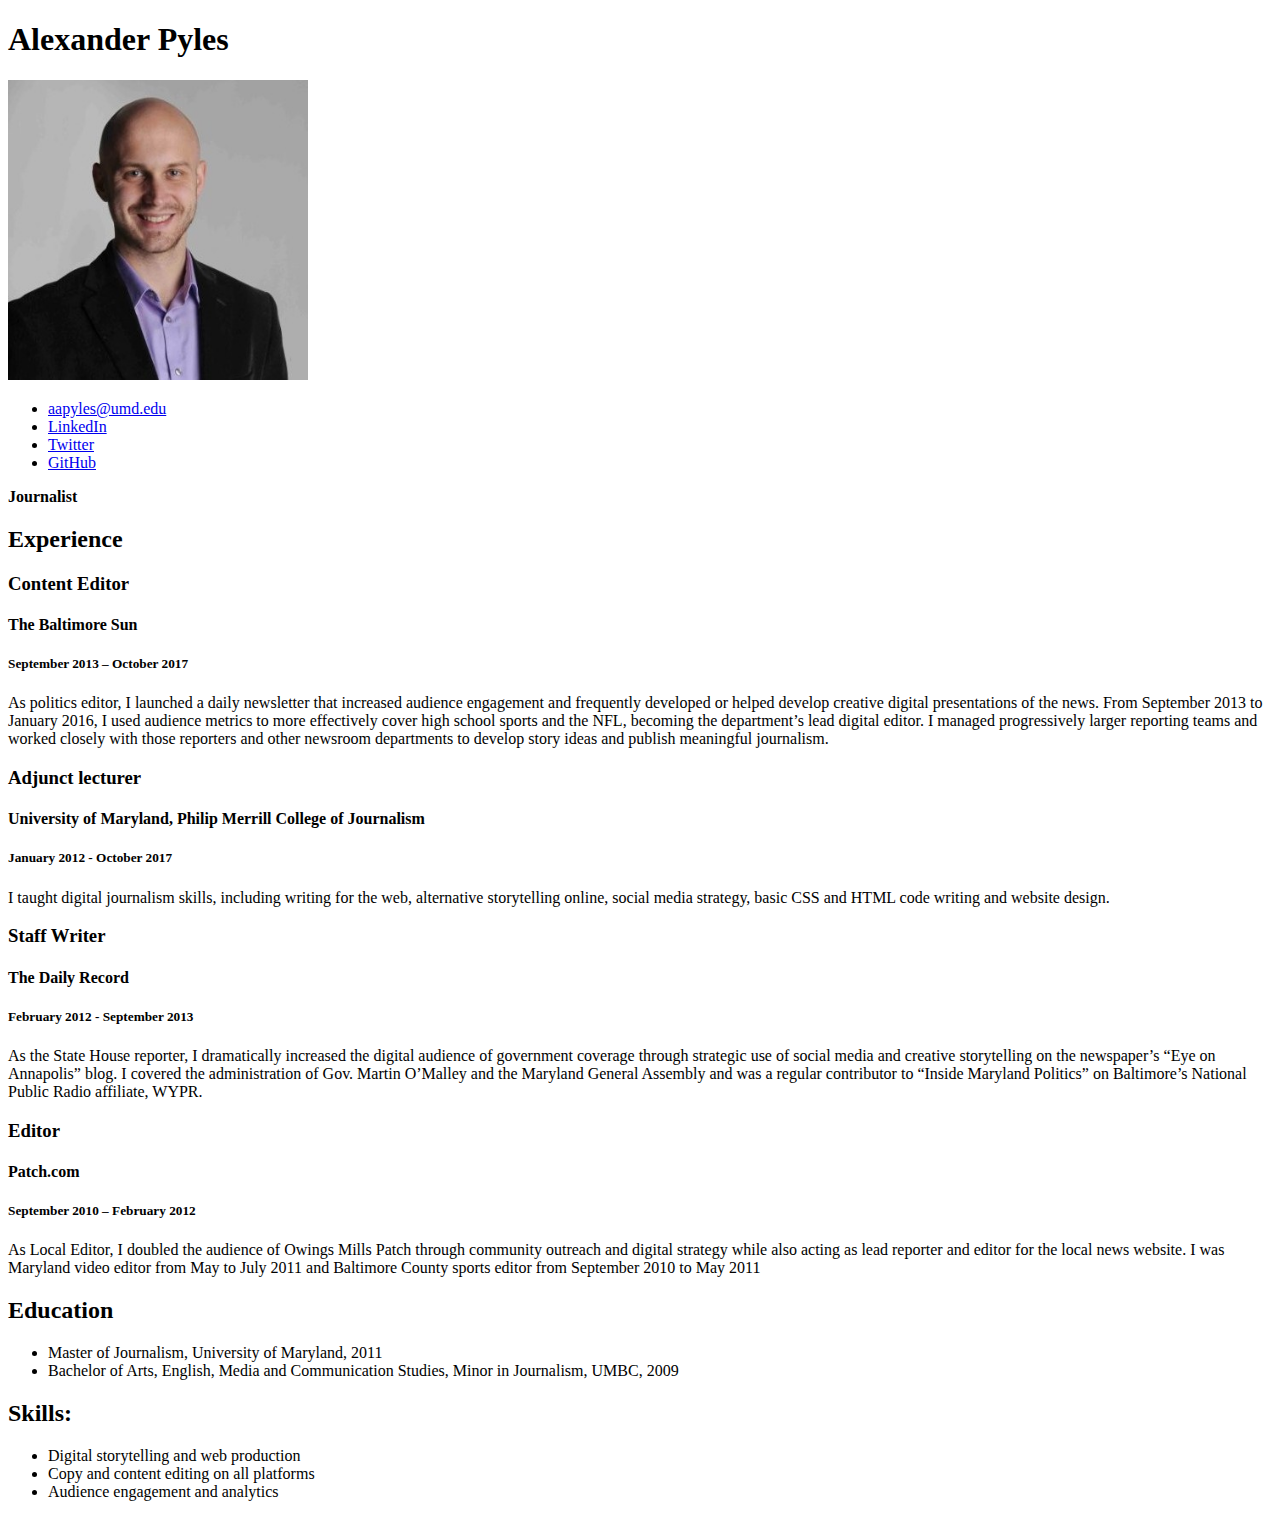
<file: index.html>
<!doctype html>

<html lang="en">
<head>

  <title>Alexander Pyles' Resume</title>

</head>

<body>
<!-- I BUILT THIS MYSELF!! -->

  <h1>Alexander Pyles</h1>
  <img src="pyles.jpeg" width="300px">

  <!-- Contact details -->
  <ul>
    <li><a href="mailto:aapyles@umd.edu">aapyles@umd.edu</a></li>
    <li><a href="https://www.linkedin.com/in/alexander-pyles-3077208//">LinkedIn</a></li>
    <li><a href="https://twitter.com/aapyles">Twitter</a></li>
    <li><a href="https://github.com/aapyles">GitHub</a></li>
  </ul>

  <!-- Title and mission statement -->
  <strong>Journalist</strong>

  <!-- Experience section -->
  <h2>Experience</h2>

  <!-- First job -->
  <h3>Content Editor</h3>
  <h4>The Baltimore Sun</h4>
  <h5>September 2013 – October 2017</h5>
  <p>As politics editor, I launched a daily newsletter that increased audience engagement and frequently developed or helped develop creative digital presentations of the news. From September 2013 to January 2016, I used audience metrics to more effectively cover high school sports and the NFL, becoming the department’s lead digital editor. I managed progressively larger reporting teams and worked closely with those reporters and other newsroom departments to develop story ideas and publish meaningful journalism.</p>

  <!-- Second job -->
  <h3>Adjunct lecturer</h3>
  <h4>University of Maryland, Philip Merrill College of Journalism</h4>
  <h5>January 2012 - October 2017</h5>
  <p>I taught digital journalism skills, including writing for the web, alternative storytelling online, social media strategy, basic CSS and HTML code writing and website design.</p>

  <!-- Third job -->
  <h3>Staff Writer</h3></h3>
  <h4>The Daily Record</h4>
  <h5>February 2012 - September 2013</h5>
  <p>As the State House reporter, I dramatically increased the digital audience of government coverage through strategic use of social media and creative storytelling on the newspaper’s “Eye on Annapolis” blog. I covered the administration of Gov. Martin O’Malley and the Maryland General Assembly and was a regular contributor to “Inside Maryland Politics” on Baltimore’s National Public Radio affiliate, WYPR.</p>

  <!-- Fourth job -->
  <h3>Editor</h3>
  <h4>Patch.com</h4>
  <h5>September 2010 – February 2012</h5>
  <p>As Local Editor, I doubled the audience of Owings Mills Patch through community outreach and digital strategy while also acting as lead reporter and editor for the local news website. I was Maryland video editor from May to July 2011 and Baltimore County sports editor from September 2010 to May 2011</p>

  <!-- Edu Section -->
  <h2>Education</h2>
  <ul>
    <li>Master of Journalism, University of Maryland, 2011</li>
    <li>Bachelor of Arts, English, Media and Communication Studies, Minor in Journalism, UMBC, 2009</li>
  </ul>

  <!-- Skills Section -->
  <h2>Skills:</h2>
  <ul>
    <li>Digital storytelling and web production</li>

    <li>Copy and content editing on all platforms</li>

    <li>Audience engagement and analytics</li>
  </ul>


</body>
</html>
</file>
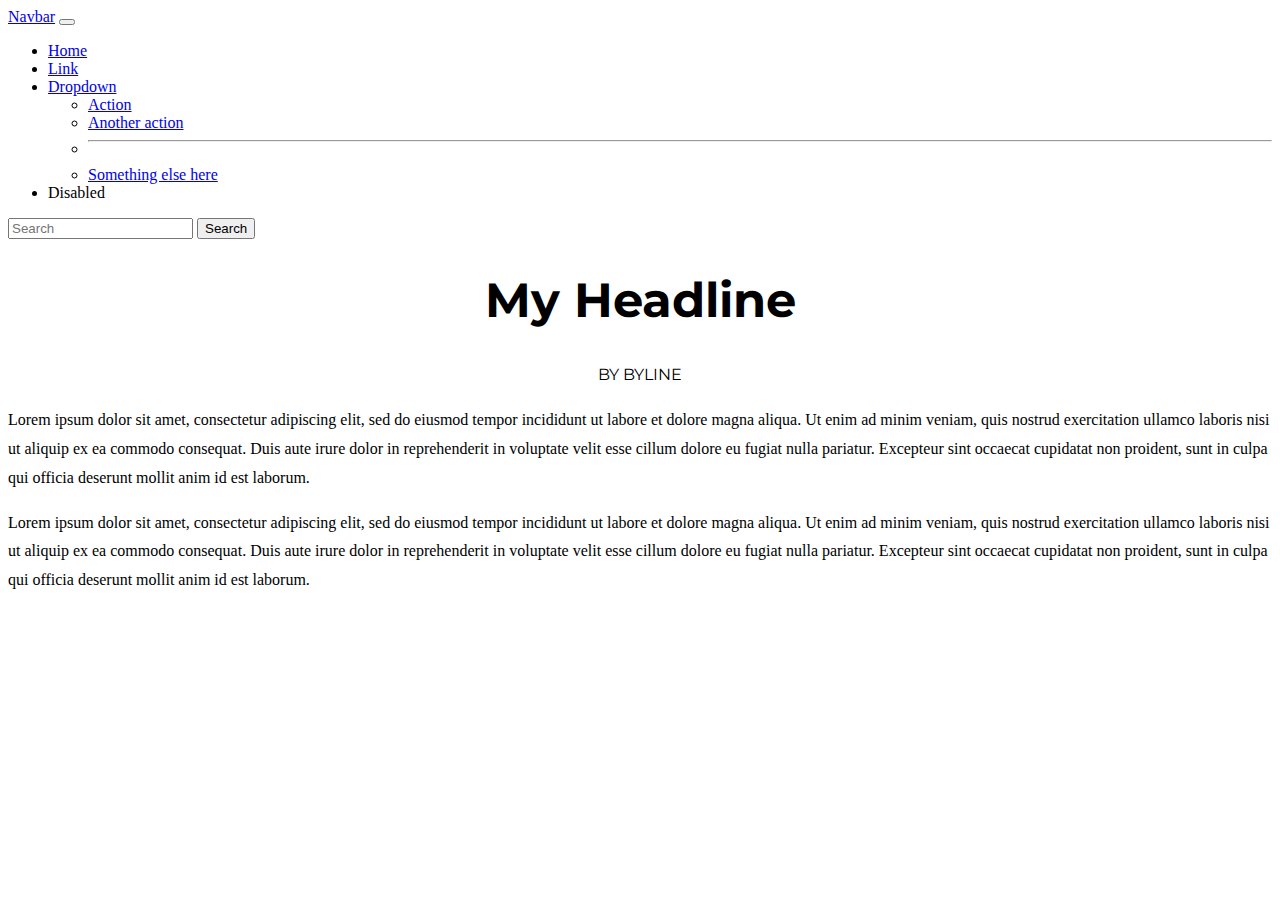
<file: html-frame/index.html>
<!doctype html>
<html lang="en">
  <head>
    <meta charset="utf-8">
    <meta name="viewport" content="width=device-width, initial-scale=1">
    <title>HTML Frame</title>

<!-- Bootstrap CSS -->
    <link href="https://cdn.jsdelivr.net/npm/bootstrap@5.2.1/dist/css/bootstrap.min.css" rel="stylesheet" integrity="sha384-iYQeCzEYFbKjA/T2uDLTpkwGzCiq6soy8tYaI1GyVh/UjpbCx/TYkiZhlZB6+fzT" crossorigin="anonymous">

<!-- My local stylesheet -->
    <link rel="stylesheet" type="text/css" href="style.css">

<!-- Google Fonts -->
  <link rel="preconnect" href="https://fonts.googleapis.com">
  <link rel="preconnect" href="https://fonts.gstatic.com" crossorigin>
  <link href="https://fonts.googleapis.com/css2?family=Montserrat:wght@300;400;500;700;900&display=swap" rel="stylesheet">

  </head>
  <body>

    <!-- Bootstrap Navbar start -->

    <nav class="navbar navbar-expand-lg bg-light">
  <div class="container-fluid">
    <a class="navbar-brand" href="#">Navbar</a>
    <button class="navbar-toggler" type="button" data-bs-toggle="collapse" data-bs-target="#navbarSupportedContent" aria-controls="navbarSupportedContent" aria-expanded="false" aria-label="Toggle navigation">
      <span class="navbar-toggler-icon"></span>
    </button>
    <div class="collapse navbar-collapse" id="navbarSupportedContent">
      <ul class="navbar-nav me-auto mb-2 mb-lg-0">
        <li class="nav-item">
          <a class="nav-link active" aria-current="page" href="#">Home</a>
        </li>
        <li class="nav-item">
          <a class="nav-link" href="#">Link</a>
        </li>
        <li class="nav-item dropdown">
          <a class="nav-link dropdown-toggle" href="#" role="button" data-bs-toggle="dropdown" aria-expanded="false">
            Dropdown
          </a>
          <ul class="dropdown-menu">
            <li><a class="dropdown-item" href="#">Action</a></li>
            <li><a class="dropdown-item" href="#">Another action</a></li>
            <li><hr class="dropdown-divider"></li>
            <li><a class="dropdown-item" href="#">Something else here</a></li>
          </ul>
        </li>
        <li class="nav-item">
          <a class="nav-link disabled">Disabled</a>
        </li>
      </ul>
      <form class="d-flex" role="search">
        <input class="form-control me-2" type="search" placeholder="Search" aria-label="Search">
        <button class="btn btn-outline-success" type="submit">Search</button>
      </form>
    </div>
  </div>
</nav>

  <!--Bootstrap Navbar end -->


  <!-- bootstrap grid start -->

<div class="container">
  <h1 id="headline">My Headline</h1>
  <p id="byline">By Byline</p>

  <p>Lorem ipsum dolor sit amet, consectetur adipiscing elit, sed do eiusmod tempor incididunt ut labore et dolore magna aliqua. Ut enim ad minim veniam, quis nostrud exercitation ullamco laboris nisi ut aliquip ex ea commodo consequat. Duis aute irure dolor in reprehenderit in voluptate velit esse cillum dolore eu fugiat nulla pariatur. Excepteur sint occaecat cupidatat non proident, sunt in culpa qui officia deserunt mollit anim id est laborum.</p>

  <p>Lorem ipsum dolor sit amet, consectetur adipiscing elit, sed do eiusmod tempor incididunt ut labore et dolore magna aliqua. Ut enim ad minim veniam, quis nostrud exercitation ullamco laboris nisi ut aliquip ex ea commodo consequat. Duis aute irure dolor in reprehenderit in voluptate velit esse cillum dolore eu fugiat nulla pariatur. Excepteur sint occaecat cupidatat non proident, sunt in culpa qui officia deserunt mollit anim id est laborum.</p>



</div>
<!-- bootstrap grid end -->

  <script src="https://cdn.jsdelivr.net/npm/bootstrap@5.2.2/dist/js/bootstrap.bundle.min.js" integrity="sha384-OERcA2EqjJCMA+/3y+gxIOqMEjwtxJY7qPCqsdltbNJuaOe923+mo//f6V8Qbsw3" crossorigin="anonymous"></script>

  </body>
</html>
</file>
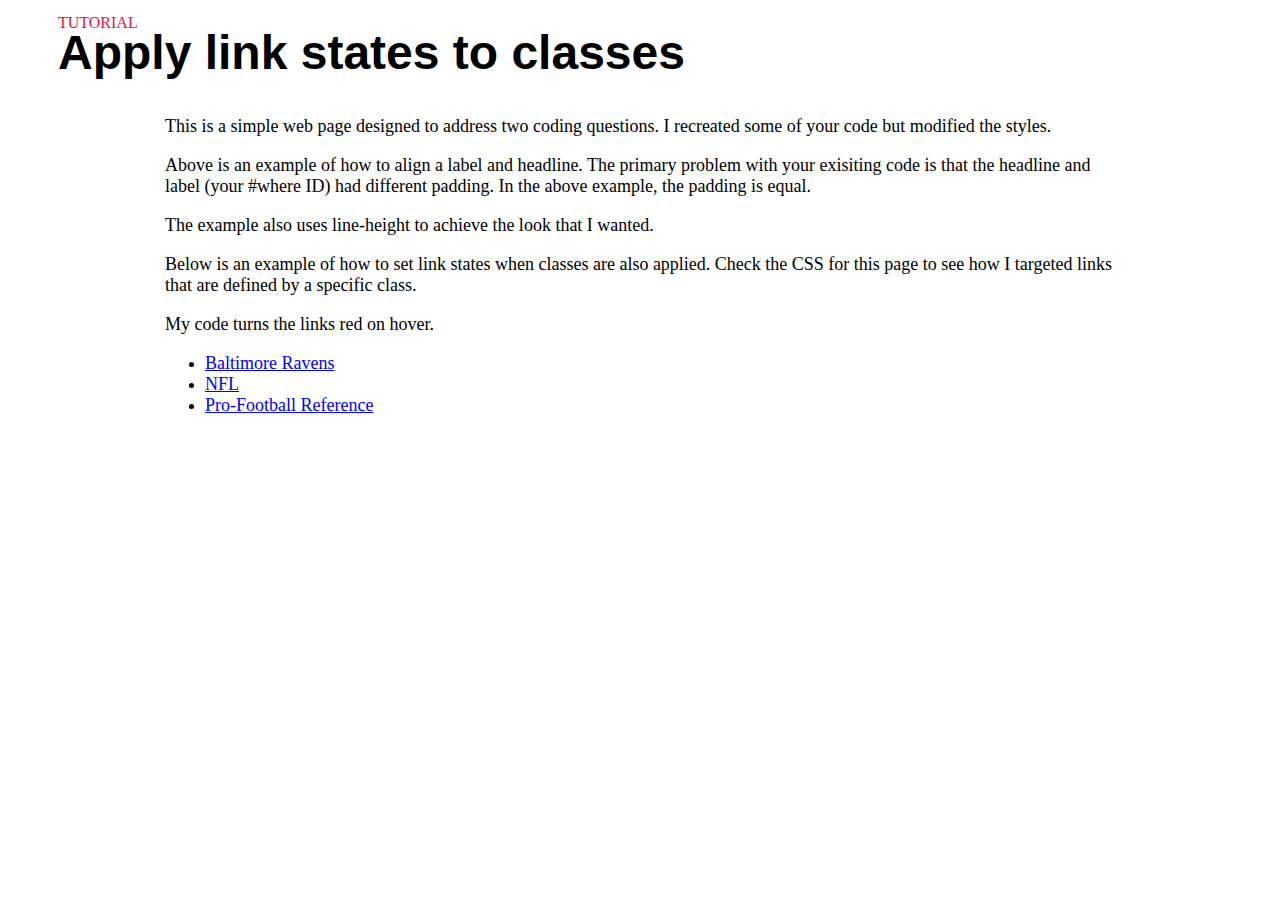
<file: link-states/index.html>
<!DOCTYPE HTML>
<html>

  <head>

    <title>Apply link states to classes</title>

    <link rel="stylesheet" type="text/css" href="style.css">

  </head>

  <body>

    <!-- This section shows HTML for setting label/headline -->

    <div class="headline">

      <p class="label">TUTORIAL</p>

      <h1 class="title">Apply link states to classes</h1>

    </div>

    <!-- End label/headline HTML -->

    <div class="container">

      <p>This is a simple web page designed to address two coding questions. I recreated some of your code but modified the styles.</p>

      <p>Above is an example of how to align a label and headline. The primary problem with your exisiting code is that the headline and label (your #where ID) had different padding. In the above example, the padding is equal.</p>

      <p>The example also uses line-height to achieve the look that I wanted.</p>

      <p>Below is an example of how to set link states when classes are also applied. Check the CSS for this page to see how I targeted links that are defined by a specific class.</p>

      <p>My code turns the links red on hover.</a>

    <ul>

      <!-- This section shows HTML for changing link state. I created lists for demonstration purposes only. -->

      <li><a class="nav" href="https://baltimoreravens.com">Baltimore Ravens</a></li>
      <li><a class="nav"  href="https://nfl.com">NFL</a></li>
      <li><a class="nav" href="https://www.pro-football-reference.com/">Pro-Football Reference</a></li>

      <!-- End link state HTML -->

    </ul>

  </div>

  </body>

</html>
</file>
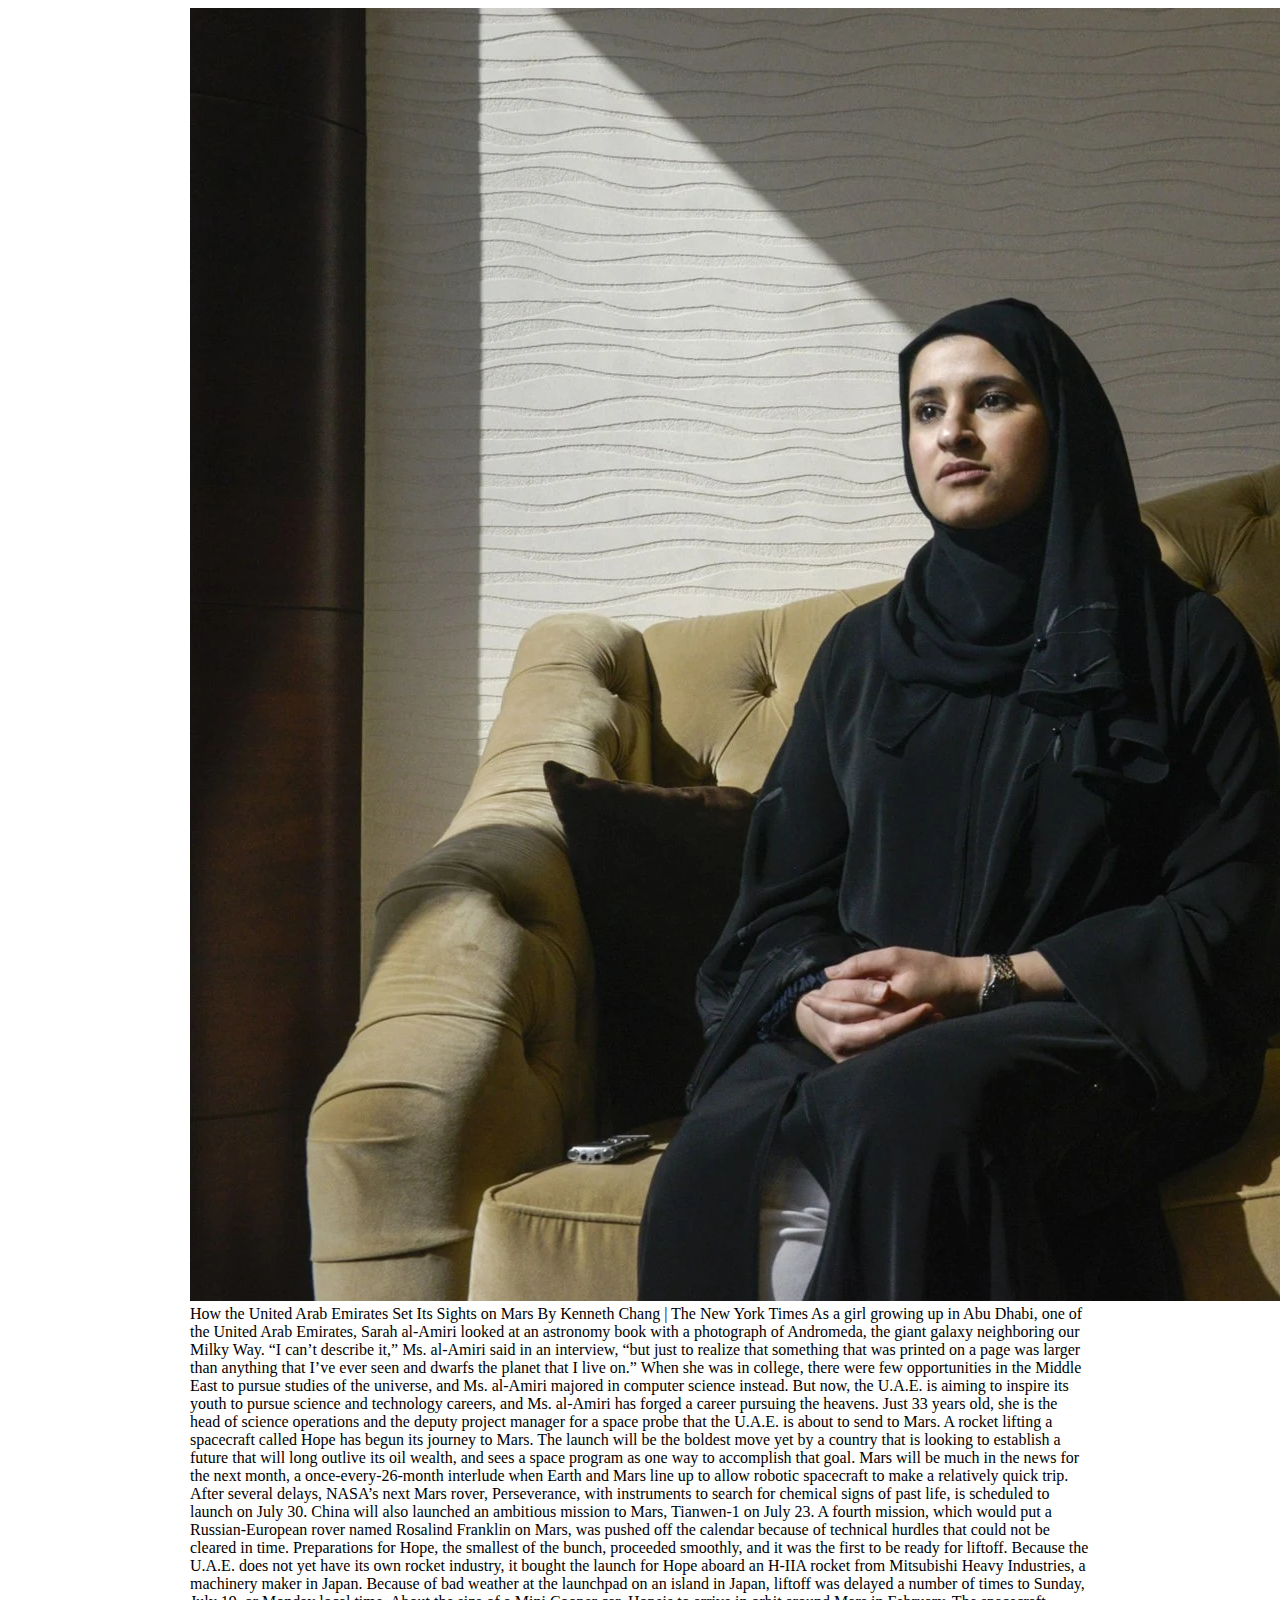
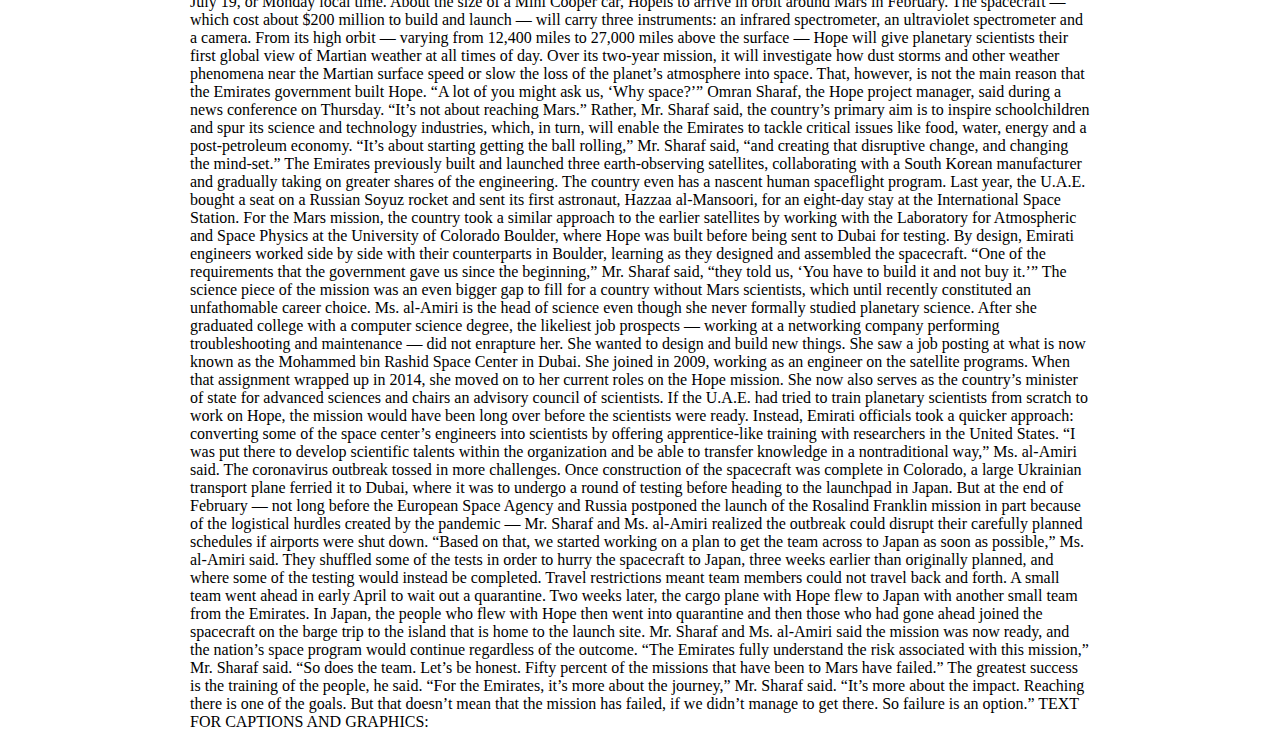
<file: pyles-layout/index.html>
<!DOCTYPE html>
<html lang="en">
  <head>

    <link rel="stylesheet" type="text/css" href="stylesheet.css">

    <title></title>
  </head>
    <body>



      <div id="content">

        <img src="images/uae-mars1.jpg" alt="Sarah al-Amiri sits on a couch in her home.">

      How the United Arab Emirates Set Its Sights on Mars

By Kenneth Chang | The New York Times

As a girl growing up in Abu Dhabi, one of the United Arab Emirates, Sarah al-Amiri looked at an astronomy book with a photograph of Andromeda, the giant galaxy neighboring our Milky Way.

“I can’t describe it,” Ms. al-Amiri said in an interview, “but just to realize that something that was printed on a page was larger than anything that I’ve ever seen and dwarfs the planet that I live on.”

When she was in college, there were few opportunities in the Middle East to pursue studies of the universe, and Ms. al-Amiri majored in computer science instead. But now, the U.A.E. is aiming to inspire its youth to pursue science and technology careers, and Ms. al-Amiri has forged a career pursuing the heavens.

Just 33 years old, she is the head of science operations and the deputy project manager for a space probe that the U.A.E. is about to send to Mars.

A rocket lifting a spacecraft called Hope has begun its journey to Mars. The launch will be the boldest move yet by a country that is looking to establish a future that will long outlive its oil wealth, and sees a space program as one way to accomplish that goal.

Mars will be much in the news for the next month, a once-every-26-month interlude when Earth and Mars line up to allow robotic spacecraft to make a relatively quick trip. After several delays, NASA’s next Mars rover, Perseverance, with instruments to search for chemical signs of past life, is scheduled to launch on July 30. China will also launched an ambitious mission to Mars, Tianwen-1 on July 23.

A fourth mission, which would put a Russian-European rover named Rosalind Franklin on Mars, was pushed off the calendar because of technical hurdles that could not be cleared in time.

Preparations for Hope, the smallest of the bunch, proceeded smoothly, and it was the first to be ready for liftoff.

Because the U.A.E. does not yet have its own rocket industry, it bought the launch for Hope aboard an H-IIA rocket from Mitsubishi Heavy Industries, a machinery maker in Japan. Because of bad weather at the launchpad on an island in Japan, liftoff was delayed a number of times to Sunday, July 19, or Monday local time.

About the size of a Mini Cooper car, Hopeis to arrive in orbit around Mars in February. The spacecraft — which cost about $200 million to build and launch — will carry three instruments: an infrared spectrometer, an ultraviolet spectrometer and a camera.

From its high orbit — varying from 12,400 miles to 27,000 miles above the surface — Hope will give planetary scientists their first global view of Martian weather at all times of day. Over its two-year mission, it will investigate how dust storms and other weather phenomena near the Martian surface speed or slow the loss of the planet’s atmosphere into space.

That, however, is not the main reason that the Emirates government built Hope.

“A lot of you might ask us, ‘Why space?’” Omran Sharaf, the Hope project manager, said during a news conference on Thursday. “It’s not about reaching Mars.”

Rather, Mr. Sharaf said, the country’s primary aim is to inspire schoolchildren and spur its science and technology industries, which, in turn, will enable the Emirates to tackle critical issues like food, water, energy and a post-petroleum economy.

“It’s about starting getting the ball rolling,” Mr. Sharaf said, “and creating that disruptive change, and changing the mind-set.”

The Emirates previously built and launched three earth-observing satellites, collaborating with a South Korean manufacturer and gradually taking on greater shares of the engineering. The country even has a nascent human spaceflight program. Last year, the U.A.E. bought a seat on a Russian Soyuz rocket and sent its first astronaut, Hazzaa al-Mansoori, for an eight-day stay at the International Space Station.

For the Mars mission, the country took a similar approach to the earlier satellites by working with the Laboratory for Atmospheric and Space Physics at the University of Colorado Boulder, where Hope was built before being sent to Dubai for testing.

By design, Emirati engineers worked side by side with their counterparts in Boulder, learning as they designed and assembled the spacecraft. “One of the requirements that the government gave us since the beginning,” Mr. Sharaf said, “they told us, ‘You have to build it and not buy it.’”

The science piece of the mission was an even bigger gap to fill for a country without Mars scientists, which until recently constituted an unfathomable career choice.

Ms. al-Amiri is the head of science even though she never formally studied planetary science.

After she graduated college with a computer science degree, the likeliest job prospects — working at a networking company performing troubleshooting and maintenance — did not enrapture her. She wanted to design and build new things.

She saw a job posting at what is now known as the Mohammed bin Rashid Space Center in Dubai. She joined in 2009, working as an engineer on the satellite programs. When that assignment wrapped up in 2014, she moved on to her current roles on the Hope mission.

She now also serves as the country’s minister of state for advanced sciences and chairs an advisory council of scientists.

If the U.A.E. had tried to train planetary scientists from scratch to work on Hope, the mission would have been long over before the scientists were ready. Instead, Emirati officials took a quicker approach: converting some of the space center’s engineers into scientists by offering apprentice-like training with researchers in the United States.

“I was put there to develop scientific talents within the organization and be able to transfer knowledge in a nontraditional way,” Ms. al-Amiri said.

The coronavirus outbreak tossed in more challenges.

Once construction of the spacecraft was complete in Colorado, a large Ukrainian transport plane ferried it to Dubai, where it was to undergo a round of testing before heading to the launchpad in Japan.

But at the end of February — not long before the European Space Agency and Russia postponed the launch of the Rosalind Franklin mission in part because of the logistical hurdles created by the pandemic — Mr. Sharaf and Ms. al-Amiri realized the outbreak could disrupt their carefully planned schedules if airports were shut down.

“Based on that, we started working on a plan to get the team across to Japan as soon as possible,” Ms. al-Amiri said.

They shuffled some of the tests in order to hurry the spacecraft to Japan, three weeks earlier than originally planned, and where some of the testing would instead be completed.

Travel restrictions meant team members could not travel back and forth. A small team went ahead in early April to wait out a quarantine. Two weeks later, the cargo plane with Hope flew to Japan with another small team from the Emirates.

In Japan, the people who flew with Hope then went into quarantine and then those who had gone ahead joined the spacecraft on the barge trip to the island that is home to the launch site.

Mr. Sharaf and Ms. al-Amiri said the mission was now ready, and the nation’s space program would continue regardless of the outcome.

“The Emirates fully understand the risk associated with this mission,” Mr. Sharaf said. “So does the team. Let’s be honest. Fifty percent of the missions that have been to Mars have failed.”

The greatest success is the training of the people, he said.

“For the Emirates, it’s more about the journey,” Mr. Sharaf said. “It’s more about the impact. Reaching there is one of the goals. But that doesn’t mean that the mission has failed, if we didn’t manage to get there. So failure is an option.”


TEXT FOR CAPTIONS AND GRAPHICS:

  </div>

    </body>
</html>
</file>
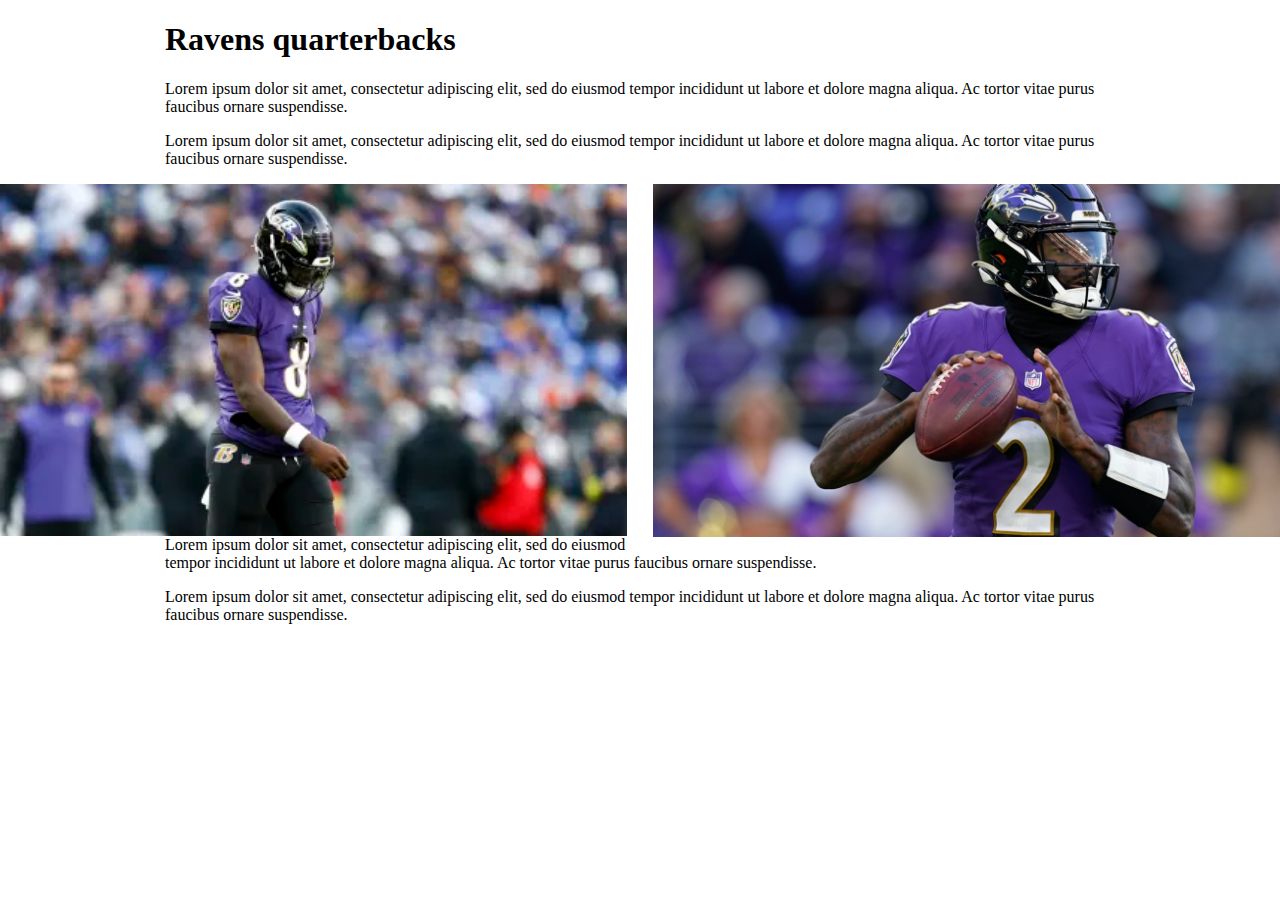
<file: quarterbacks/index.html>
<!DOCTYPE HTML>
<html>

  <head>

    <title>Ravens Quarterbacks</title>

    <link rel="stylesheet" type="text/css" href="style.css">

  </head>

  <body>

    <div class="container">

      <h1>Ravens quarterbacks</h1>

      <p>Lorem ipsum dolor sit amet, consectetur adipiscing elit, sed do eiusmod tempor incididunt ut labore et dolore magna aliqua. Ac tortor vitae purus faucibus ornare suspendisse.</p>

      <p>Lorem ipsum dolor sit amet, consectetur adipiscing elit, sed do eiusmod tempor incididunt ut labore et dolore magna aliqua. Ac tortor vitae purus faucibus ornare suspendisse.</p>

    </div>

      <img class="split-left" src="lamar.jpg" alt="Lamar Jackson">

      <img class="split-right" src="tyler.jpg" alt="Tyler Huntley">

    <div class="container">

      <p>Lorem ipsum dolor sit amet, consectetur adipiscing elit, sed do eiusmod tempor incididunt ut labore et dolore magna aliqua. Ac tortor vitae purus faucibus ornare suspendisse.</p>

      <p>Lorem ipsum dolor sit amet, consectetur adipiscing elit, sed do eiusmod tempor incididunt ut labore et dolore magna aliqua. Ac tortor vitae purus faucibus ornare suspendisse.</p>

    </div>

  </body>

</html>
</file>
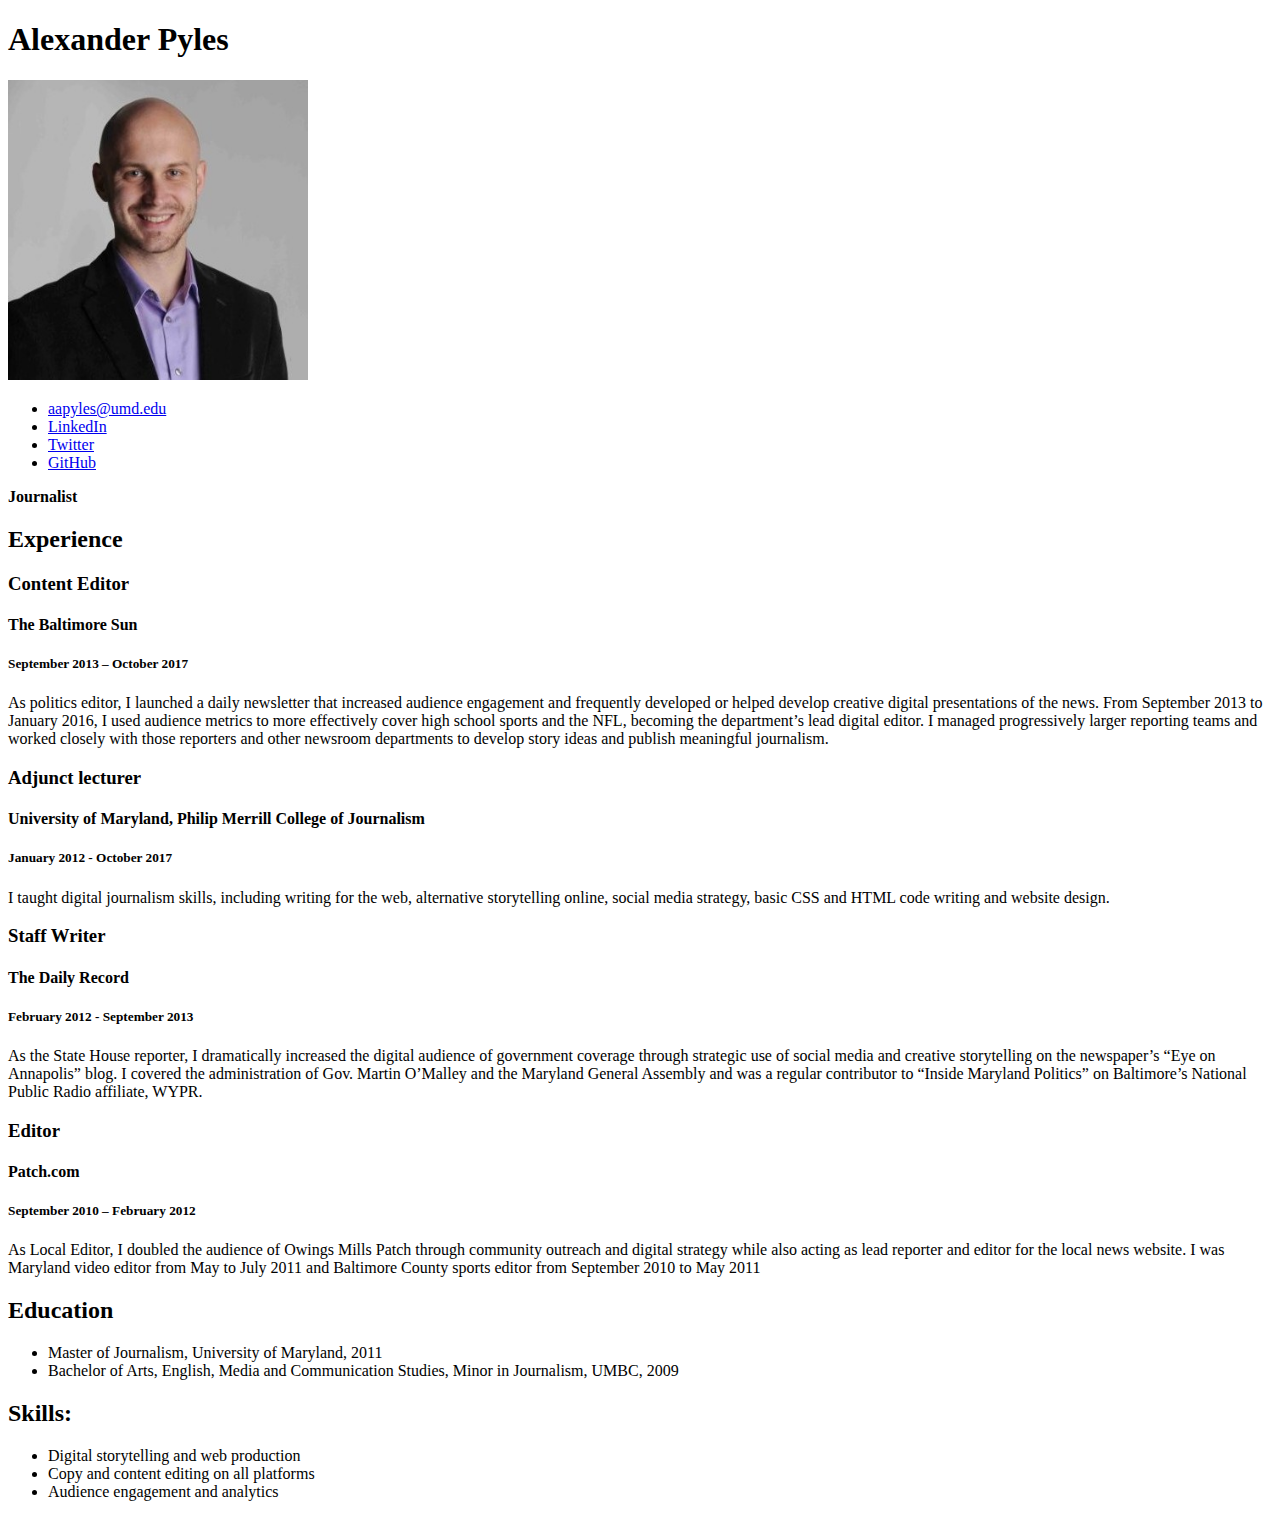
<file: resume/index.html>
<!doctype html>

<html lang="en">
<head>

  <title>Alexander Pyles' Resume</title>

</head>

<body>
<!-- I BUILT THIS MYSELF!! -->

  <h1>Alexander Pyles</h2>
  <img src="pyles.jpeg" width="300px">

  <!-- Contact details -->
  <ul>
    <li><a href="mailto:aapyles@umd.edu">aapyles@umd.edu</a></li>
    <li><a href="https://www.linkedin.com/in/alexander-pyles-3077208//">LinkedIn</a></li>
    <li><a href="https://twitter.com/aapyles">Twitter</a></li>
    <li><a href="https://github.com/aapyles">GitHub</a></li>
  </ul>

  <!-- Title and mission statement -->
  <strong>Journalist</strong>

  <!-- Experience section -->
  <h2>Experience</h2>

  <!-- First job -->
  <h3>Content Editor</h3>
  <h4>The Baltimore Sun</h4>
  <h5>September 2013 – October 2017</h5>
  <p>As politics editor, I launched a daily newsletter that increased audience engagement and frequently developed or helped develop creative digital presentations of the news. From September 2013 to January 2016, I used audience metrics to more effectively cover high school sports and the NFL, becoming the department’s lead digital editor. I managed progressively larger reporting teams and worked closely with those reporters and other newsroom departments to develop story ideas and publish meaningful journalism.</p>

  <!-- Second job -->
  <h3>Adjunct lecturer</h3>
  <h4>University of Maryland, Philip Merrill College of Journalism</h4>
  <h5>January 2012 - October 2017</h5>
  <p>I taught digital journalism skills, including writing for the web, alternative storytelling online, social media strategy, basic CSS and HTML code writing and website design.</p>

  <!-- Third job -->
  <h3>Staff Writer</h3></h3>
  <h4>The Daily Record</h4>
  <h5>February 2012 - September 2013</h5>
  <p>As the State House reporter, I dramatically increased the digital audience of government coverage through strategic use of social media and creative storytelling on the newspaper’s “Eye on Annapolis” blog. I covered the administration of Gov. Martin O’Malley and the Maryland General Assembly and was a regular contributor to “Inside Maryland Politics” on Baltimore’s National Public Radio affiliate, WYPR.</p>

  <!-- Fourth job -->
  <h3>Editor</h3>
  <h4>Patch.com</h4>
  <h5>September 2010 – February 2012</h5>
  <p>As Local Editor, I doubled the audience of Owings Mills Patch through community outreach and digital strategy while also acting as lead reporter and editor for the local news website. I was Maryland video editor from May to July 2011 and Baltimore County sports editor from September 2010 to May 2011</p>

  <!-- Edu Section -->
  <h2>Education</h2>
  <ul>
    <li>Master of Journalism, University of Maryland, 2011</li>
    <li>Bachelor of Arts, English, Media and Communication Studies, Minor in Journalism, UMBC, 2009</li>
  </ul>

  <!-- Skills Section -->
  <h2>Skills:</h2>
  <ul>
    <li>Digital storytelling and web production</li>

    <li>Copy and content editing on all platforms</li>

    <li>Audience engagement and analytics</li>
  </ul>

</body>
</html>
</file>
<file: html-frame/style.css>
#headline {
  font-size: 3em;
  font-weight: 700;
  text-align: center;
  font-family: 'Montserrat', sans-serif;
}

#byline {
  font-size: 1em;
  font-family: 'Montserrat', sans-serif;
  text-transform: uppercase;
  text-align: center;
}

p {
  font-family: Georgia, serif;
  line-height: 180%;
  font-size: 1em;
}
</file>
<file: link-states/style.css>
.container {
  width: 80%;
  max-width:950px;
  margin: 0 auto;
  padding-top:30px;
}

p {
  font-size: 18px;
}

/* This section of code deals with link states */

a.nav {
  color:blue;
  font-size: 18px;
}

a.nav:hover {
  color:red;
}

/* End link states */

/* This section of code deals with the headline area */

.headline {
  line-height:30px;
}

.label {
  color: crimson;
  font-size: 1em;
  padding-left: 25px;
  margin: 0;
  padding: 0 0 0 50px;
  border: 0;
}

.title {
  font-family: 'Tahoma', sans-serif;
  font-weight: 900;
  font-size: 3em;
  margin: 0;
  padding: 0 0 0 50px;
  border: 0;
}

/* End headline area */
</file>
<file: pyles-layout/stylesheet.css>
#content {
  margin: 0 auto;
  width: 900px; 
}
</file>
<file: quarterbacks/style.css>
body {
  margin:0;
  padding:0;
}

.container {
  width: 80%;
  max-width:950px;
  margin: 0 auto;
}

.split-left {
  width:49%;
  float:left;
  margin-left:0;
  padding-left:0;
  border-left:0;

}

.split-right {
  width:49%;
  float:right;
  margin-right:0;
  padding-right:0;
  border-right:0;
}
</file>
